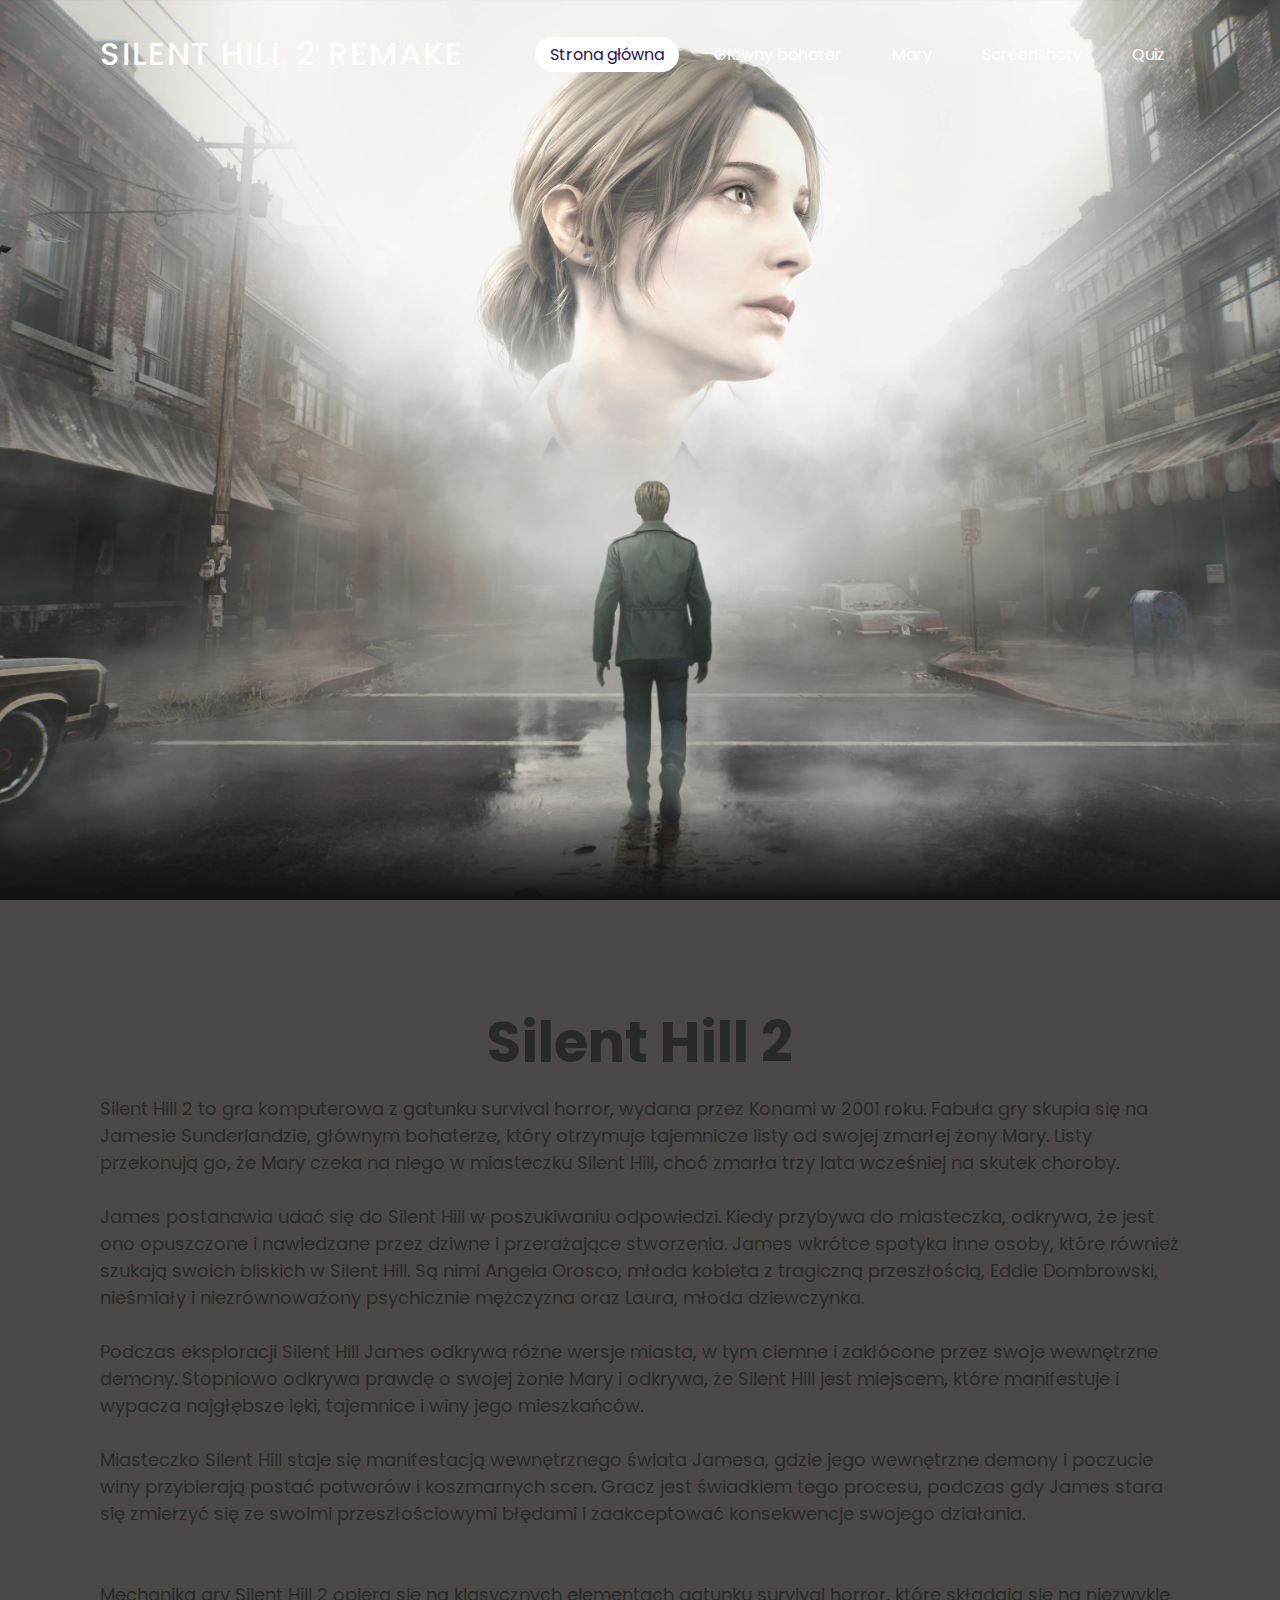
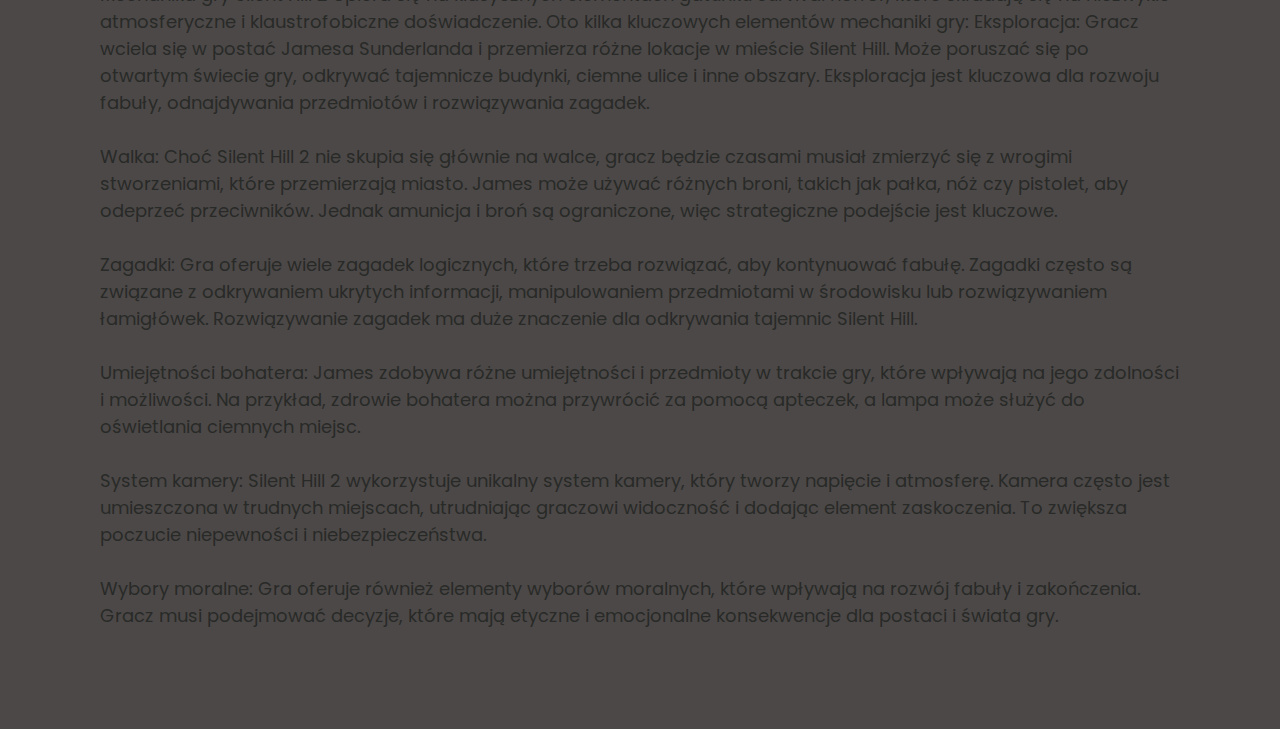
<file: index.html>
<!doctype html>
<!-- Jęzkyk strony -->
<html lang="pl">
<head>
    <!-- Polskie znaki -->
<meta charset="UTF-8" />
    <!-- Tytuł -->
    <title>Silent hill 2</title>
    <!-- CSS -->
    <link rel="stylesheet" type="text/css" href="style.css">
</head>
    <body>
        <header>
            <!-- nazwa gry w lewym górnym rogu -->
        <a href="index.html" class="logo">Silent Hill 2 Remake</a>
            <!-- lista podstron w prawym górnym rogu -->
            <ul>
            <li><a href="index.html" class="active">Strona główna</a></li> 
            <li><a href="james.html" >Główny bohater</a></li> 
			<li><a href="mary.html">Mary</a></li> 			
            <li><a href="screenshoty.html">Screenshoty</a></li> 
			<li><a href="quiz.html">Quiz</a></li> 						
            </ul>
        </header>
    <section>
        <!-- tło -->
    <img src="background.jpg" alt="obrazek tła">
    </section>
        <!-- tekst poniżej -->
    <div class="sec">
	<h2>Silent Hill 2</h2>
    <p>Silent Hill 2 to gra komputerowa z gatunku survival horror, wydana przez Konami w 2001 roku. Fabuła gry skupia się na Jamesie Sunderlandzie, głównym bohaterze, który otrzymuje tajemnicze listy od swojej zmarłej żony Mary. Listy przekonują go, że Mary czeka na niego w miasteczku Silent Hill, choć zmarła trzy lata wcześniej na skutek choroby.<br><br>James postanawia udać się do Silent Hill w poszukiwaniu odpowiedzi. Kiedy przybywa do miasteczka, odkrywa, że jest ono opuszczone i nawiedzane przez dziwne i przerażające stworzenia. James wkrótce spotyka inne osoby, które również szukają swoich bliskich w Silent Hill. Są nimi Angela Orosco, młoda kobieta z tragiczną przeszłością, Eddie Dombrowski, nieśmiały i niezrównoważony psychicznie mężczyzna oraz Laura, młoda dziewczynka.<br><br>Podczas eksploracji Silent Hill James odkrywa różne wersje miasta, w tym ciemne i zakłócone przez swoje wewnętrzne demony. Stopniowo odkrywa prawdę o swojej żonie Mary i odkrywa, że Silent Hill jest miejscem, które manifestuje i wypacza najgłębsze lęki, tajemnice i winy jego mieszkańców.<br><br>Miasteczko Silent Hill staje się manifestacją wewnętrznego świata Jamesa, gdzie jego wewnętrzne demony i poczucie winy przybierają postać potworów i koszmarnych scen. Gracz jest świadkiem tego procesu, podczas gdy James stara się zmierzyć się ze swoimi przeszłościowymi błędami i zaakceptować konsekwencje swojego działania.<br><br><br>Mechanika gry Silent Hill 2 opiera się na klasycznych elementach gatunku survival horror, które składają się na niezwykle atmosferyczne i klaustrofobiczne doświadczenie. Oto kilka kluczowych elementów mechaniki gry:
Eksploracja: Gracz wciela się w postać Jamesa Sunderlanda i przemierza różne lokacje w mieście Silent Hill. Może poruszać się po otwartym świecie gry, odkrywać tajemnicze budynki, ciemne ulice i inne obszary. Eksploracja jest kluczowa dla rozwoju fabuły, odnajdywania przedmiotów i rozwiązywania zagadek.<br><br>
Walka: Choć Silent Hill 2 nie skupia się głównie na walce, gracz będzie czasami musiał zmierzyć się z wrogimi stworzeniami, które przemierzają miasto. James może używać różnych broni, takich jak pałka, nóż czy pistolet, aby odeprzeć przeciwników. Jednak amunicja i broń są ograniczone, więc strategiczne podejście jest kluczowe.<br><br>
Zagadki: Gra oferuje wiele zagadek logicznych, które trzeba rozwiązać, aby kontynuować fabułę. Zagadki często są związane z odkrywaniem ukrytych informacji, manipulowaniem przedmiotami w środowisku lub rozwiązywaniem łamigłówek. Rozwiązywanie zagadek ma duże znaczenie dla odkrywania tajemnic Silent Hill.<br><br>
Umiejętności bohatera: James zdobywa różne umiejętności i przedmioty w trakcie gry, które wpływają na jego zdolności i możliwości. Na przykład, zdrowie bohatera można przywrócić za pomocą apteczek, a lampa może służyć do oświetlania ciemnych miejsc.<br><br>
System kamery: Silent Hill 2 wykorzystuje unikalny system kamery, który tworzy napięcie i atmosferę. Kamera często jest umieszczona w trudnych miejscach, utrudniając graczowi widoczność i dodając element zaskoczenia. To zwiększa poczucie niepewności i niebezpieczeństwa.<br><br>
Wybory moralne: Gra oferuje również elementy wyborów moralnych, które wpływają na rozwój fabuły i zakończenia. Gracz musi podejmować decyzje, które mają etyczne i emocjonalne konsekwencje dla postaci i świata gry.
</p>
    </div>
        <!-- funkcja przejścia -->
        <script>
        window.addEventListener('scroll', function(){
            let value = window.scrollY;
            background.style.top = value * 1 + 'px';
        })
        </script>
    </body>
</html>
</file>
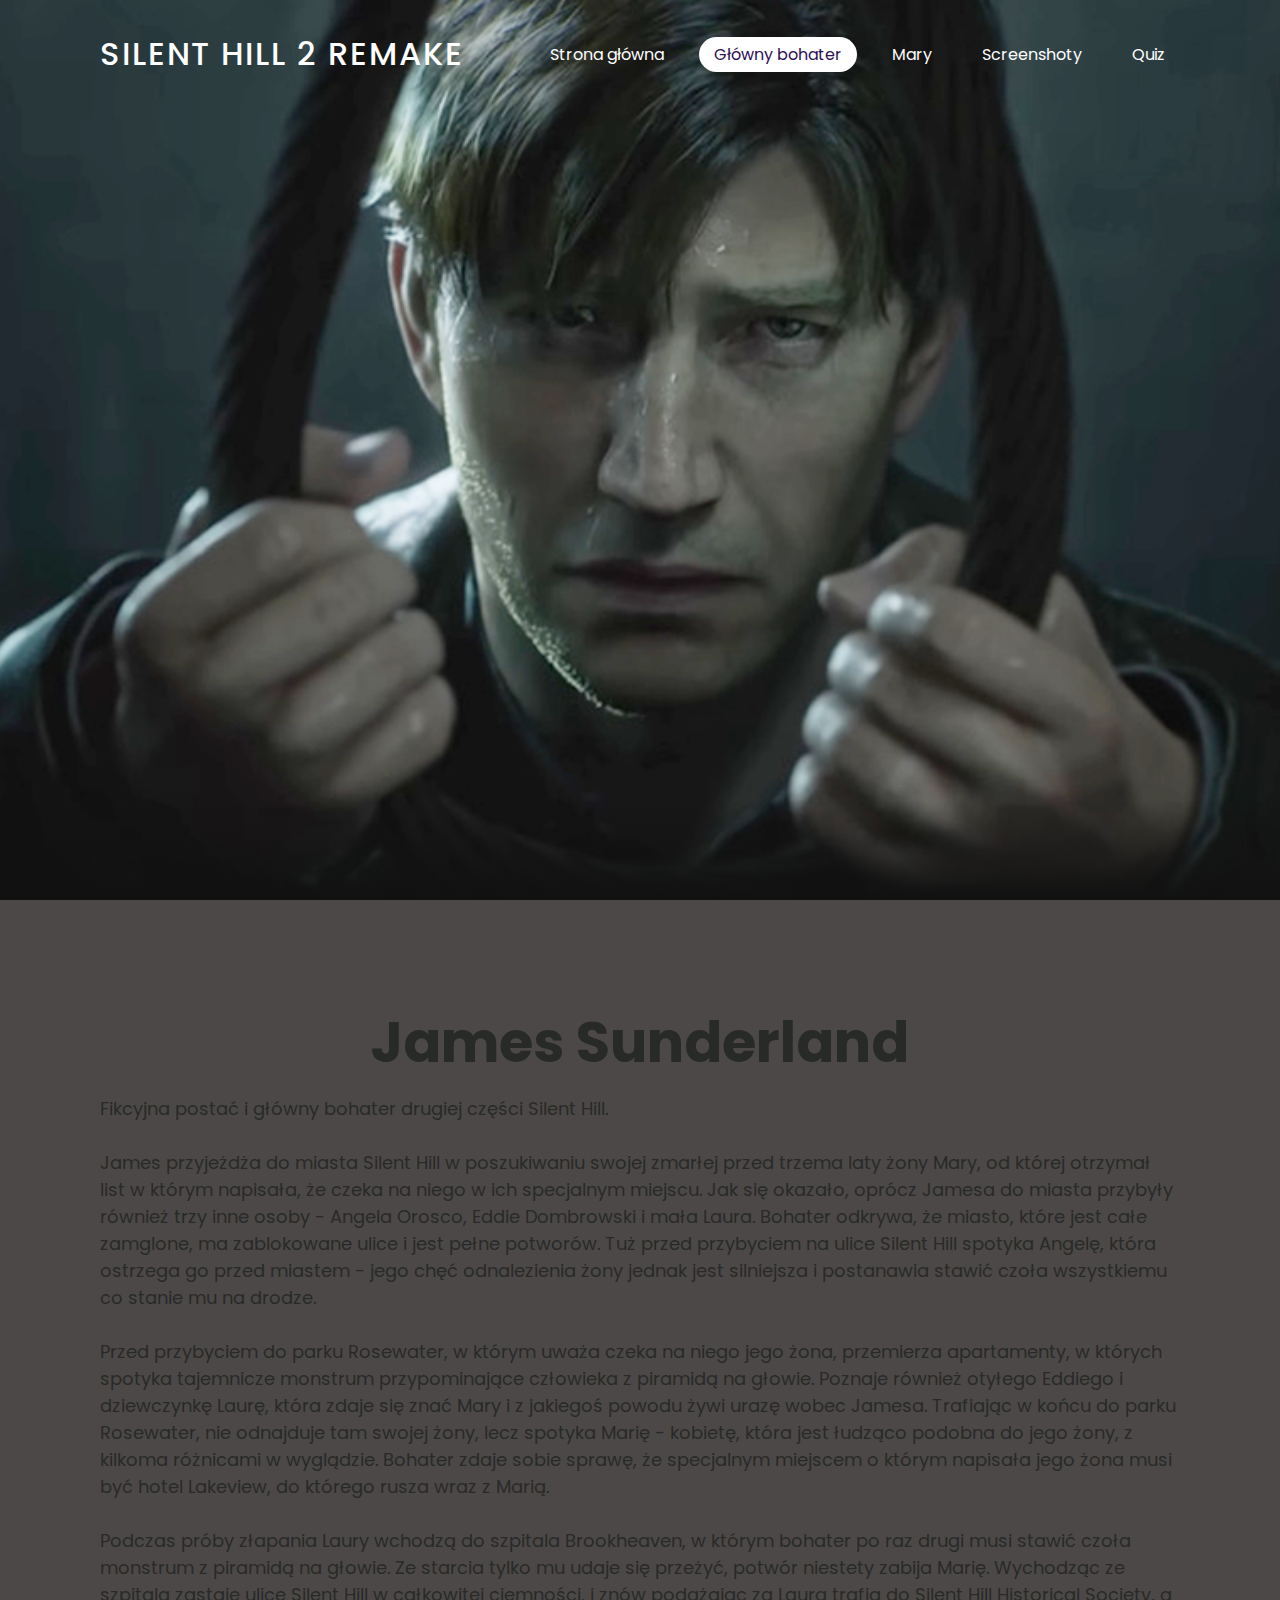
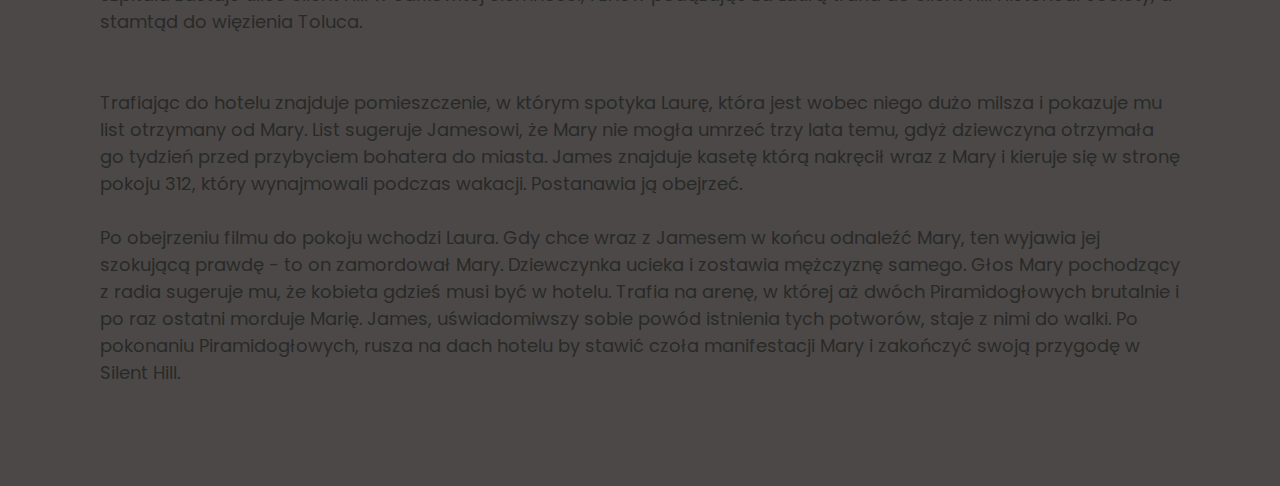
<file: james.html>
<!doctype html>
<!-- Jęzkyk strony -->
<html lang="pl">
<head>
    <!-- Polskie znaki -->
<meta charset="UTF-8" />
    <!-- Tytuł -->
    <title>James Sunderland</title>
    <!-- CSS -->
    <link rel="stylesheet" type="text/css" href="style.css">
</head>
    <body>
        <header>
            <!-- nazwa gry w lewym górnym rogu -->
        <a href="index.html" class="logo">Silent Hill 2 Remake</a>
            <!-- lista podstron w prawym górnym rogu -->
            <ul>
            <li><a href="index.html">Strona główna</a></li> 
            <li><a href="james.html" class="active">Główny bohater</a></li> 
			<li><a href="mary.html">Mary</a></li> 			
            <li><a href="screenshoty.html">Screenshoty</a></li> 
			<li><a href="quiz.html">Quiz</a></li> 						
            </ul>
        </header>
    <section>
        <!-- tło -->
    <img src="james.jpg" alt="obrazek tła, główny bohater James">
    </section>
        <!-- tekst poniżej -->
    <div class="sec">
        <h2>James Sunderland</h2>
    <p>Fikcyjna postać i główny bohater drugiej części Silent Hill.<br><br>James przyjeżdża do miasta Silent Hill w poszukiwaniu swojej zmarłej przed trzema laty żony Mary, od której otrzymał list w którym napisała, że czeka na niego w ich specjalnym miejscu. Jak się okazało, oprócz Jamesa do miasta przybyły również trzy inne osoby - Angela Orosco, Eddie Dombrowski i mała Laura. Bohater odkrywa, że miasto, które jest całe zamglone, ma zablokowane ulice i jest pełne potworów. Tuż przed przybyciem na ulice Silent Hill spotyka Angelę, która ostrzega go przed miastem - jego chęć odnalezienia żony jednak jest silniejsza i postanawia stawić czoła wszystkiemu co stanie mu na drodze.<br><br>Przed przybyciem do parku Rosewater, w którym uważa czeka na niego jego żona, przemierza apartamenty, w których spotyka tajemnicze monstrum przypominające człowieka z piramidą na głowie. Poznaje również otyłego Eddiego i dziewczynkę Laurę, która zdaje się znać Mary i z jakiegoś powodu żywi urazę wobec Jamesa. Trafiając w końcu do parku Rosewater, nie odnajduje tam swojej żony, lecz spotyka Marię - kobietę, która jest łudząco podobna do jego żony, z kilkoma różnicami w wyglądzie. Bohater zdaje sobie sprawę, że specjalnym miejscem o którym napisała jego żona musi być hotel Lakeview, do którego rusza wraz z Marią.<br><br>Podczas próby złapania Laury wchodzą do szpitala Brookheaven, w którym bohater po raz drugi musi stawić czoła monstrum z piramidą na głowie. Ze starcia tylko mu udaje się przeżyć, potwór niestety zabija Marię. Wychodząc ze szpitala zastaje ulice Silent Hill w całkowitej ciemności, i znów podążając za Laurą trafia do Silent Hill Historical Society, a stamtąd do więzienia Toluca.<br><br><br>Trafiając do hotelu znajduje pomieszczenie, w którym spotyka Laurę, która jest wobec niego dużo milsza i pokazuje mu list otrzymany od Mary. List sugeruje Jamesowi, że Mary nie mogła umrzeć trzy lata temu, gdyż dziewczyna otrzymała go tydzień przed przybyciem bohatera do miasta. James znajduje kasetę którą nakręcił wraz z Mary i kieruje się w stronę pokoju 312, który wynajmowali podczas wakacji. Postanawia ją obejrzeć.<br><br>Po obejrzeniu filmu do pokoju wchodzi Laura. Gdy chce wraz z Jamesem w końcu odnaleźć Mary, ten wyjawia jej szokującą prawdę - to on zamordował Mary. Dziewczynka ucieka i zostawia mężczyznę samego. Głos Mary pochodzący z radia sugeruje mu, że kobieta gdzieś musi być w hotelu. Trafia na arenę, w której aż dwóch Piramidogłowych brutalnie i po raz ostatni morduje Marię. James, uświadomiwszy sobie powód istnienia tych potworów, staje z nimi do walki. Po pokonaniu Piramidogłowych, rusza na dach hotelu by stawić czoła manifestacji Mary i zakończyć swoją przygodę w Silent Hill.
</p>
    </div>
        <!-- funkcja przejścia -->
        <script>
        window.addEventListener('scroll', function(){
            let value = window.scrollY;
            james.style.top = value * 1 + 'px';
        })
        </script>
    </body>
</html>
</file>
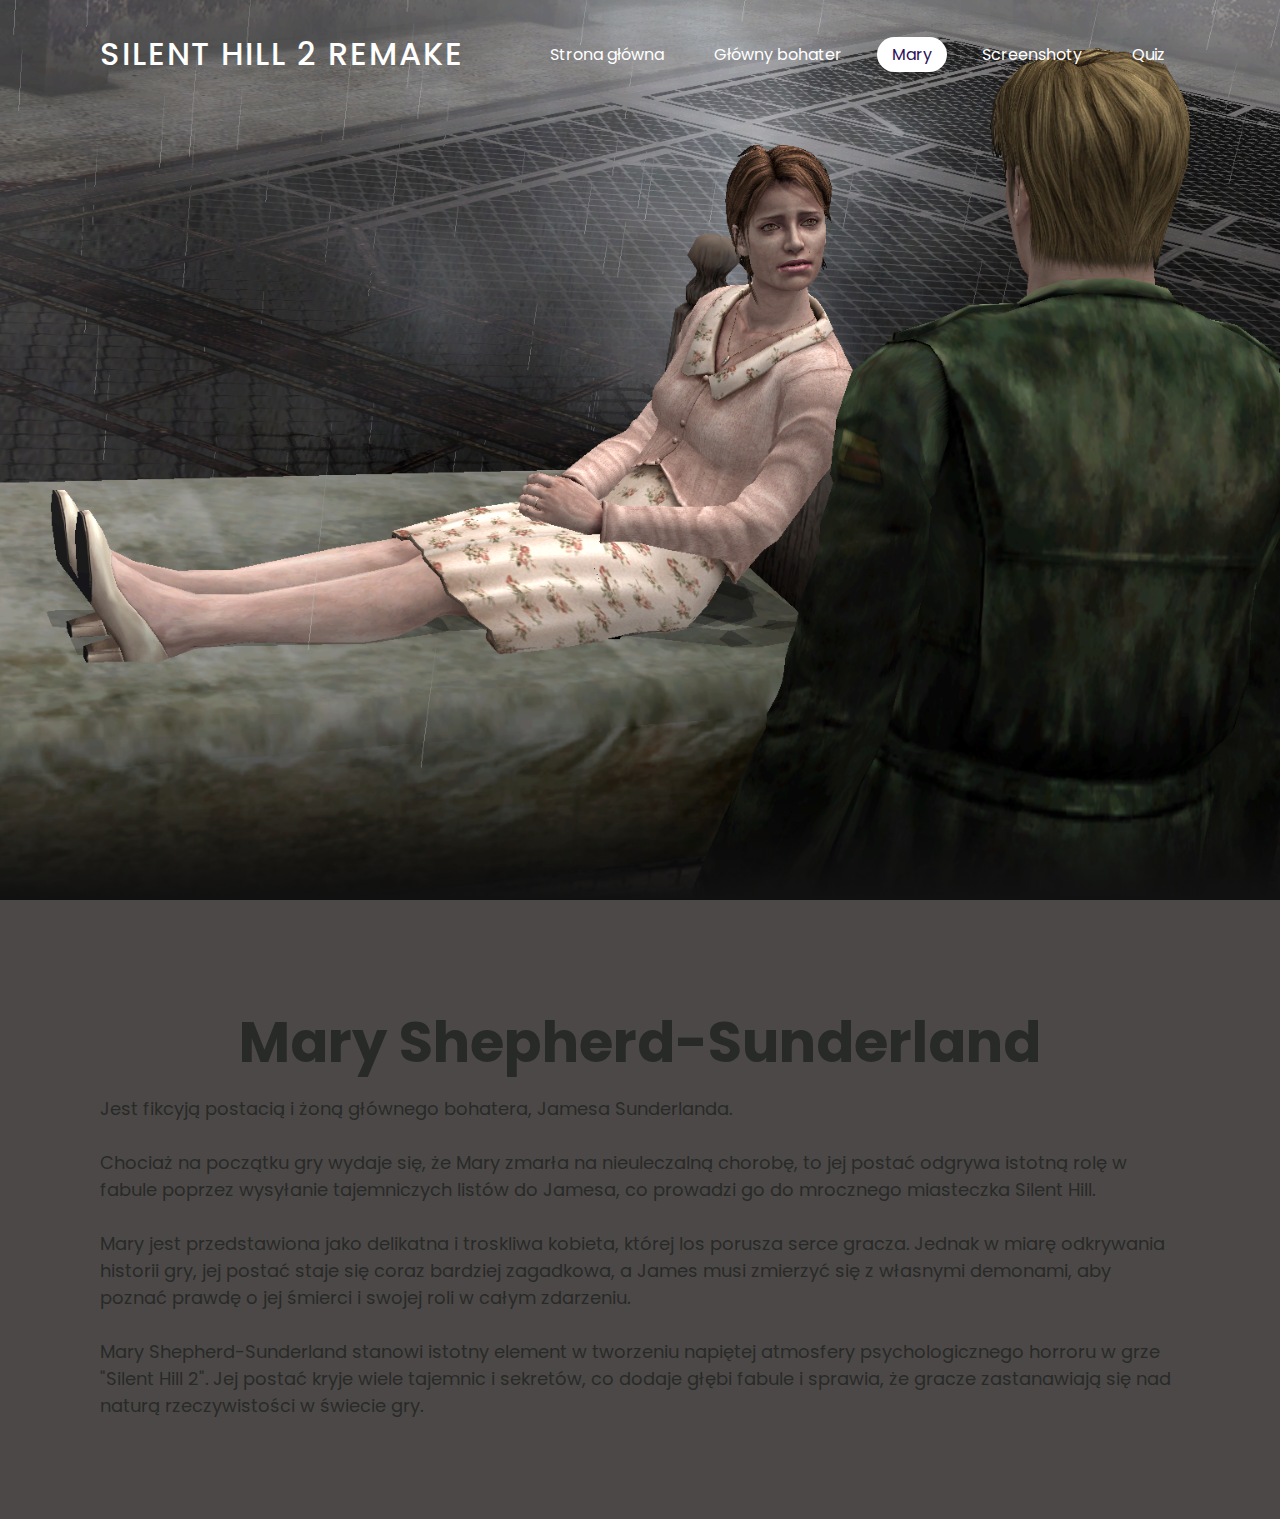
<file: mary.html>
<!doctype html>
<!-- Jęzkyk strony -->
<html lang="pl">
<head>
    <!-- Polskie znaki -->
<meta charset="UTF-8" />
    <!-- Tytuł -->
    <title>Mary Shepherd-Sunderland</title>
    <!-- CSS -->
    <link rel="stylesheet" type="text/css" href="style.css">
</head>
    <body>
        <header>
            <!-- nazwa gry w lewym górnym rogu -->
        <a href="index.html" class="logo">Silent Hill 2 Remake</a>
            <!-- lista podstron w prawym górnym rogu -->
            <ul>
            <li><a href="index.html">Strona główna</a></li> 
            <li><a href="james.html">Główny bohater</a></li> 
			<li><a href="mary.html" class="active">Mary</a></li> 			
            <li><a href="screenshoty.html">Screenshoty</a></li> 
			<li><a href="quiz.html">Quiz</a></li> 						
            </ul>
        </header>
    <section>
        <!-- tło -->
    <img src="mary.png" alt="obrazek tła, mary z silent Hill 2">
    </section>
        <!-- tekst poniżej -->
    <div class="sec">
        <h2>Mary Shepherd-Sunderland</h2>
    <p>Jest fikcyją postacią i żoną głównego bohatera, Jamesa Sunderlanda. <br><br>Chociaż na początku gry wydaje się, że Mary zmarła na nieuleczalną chorobę, to jej postać odgrywa istotną rolę w fabule poprzez wysyłanie tajemniczych listów do Jamesa, co prowadzi go do mrocznego miasteczka Silent Hill.<br><br>
Mary jest przedstawiona jako delikatna i troskliwa kobieta, której los porusza serce gracza. Jednak w miarę odkrywania historii gry, jej postać staje się coraz bardziej zagadkowa, a James musi zmierzyć się z własnymi demonami, aby poznać prawdę o jej śmierci i swojej roli w całym zdarzeniu.<br><br>	
Mary Shepherd-Sunderland stanowi istotny element w tworzeniu napiętej atmosfery psychologicznego horroru w grze "Silent Hill 2". Jej postać kryje wiele tajemnic i sekretów, co dodaje głębi fabule i sprawia, że gracze zastanawiają się nad naturą rzeczywistości w świecie gry.</p>
    </div>
        <!-- funkcja przejścia -->
        <script>
        window.addEventListener('scroll', function(){
            let value = window.scrollY;
            james.style.top = value * 1 + 'px';
        })
        </script>
    </body>
</html>
</file>
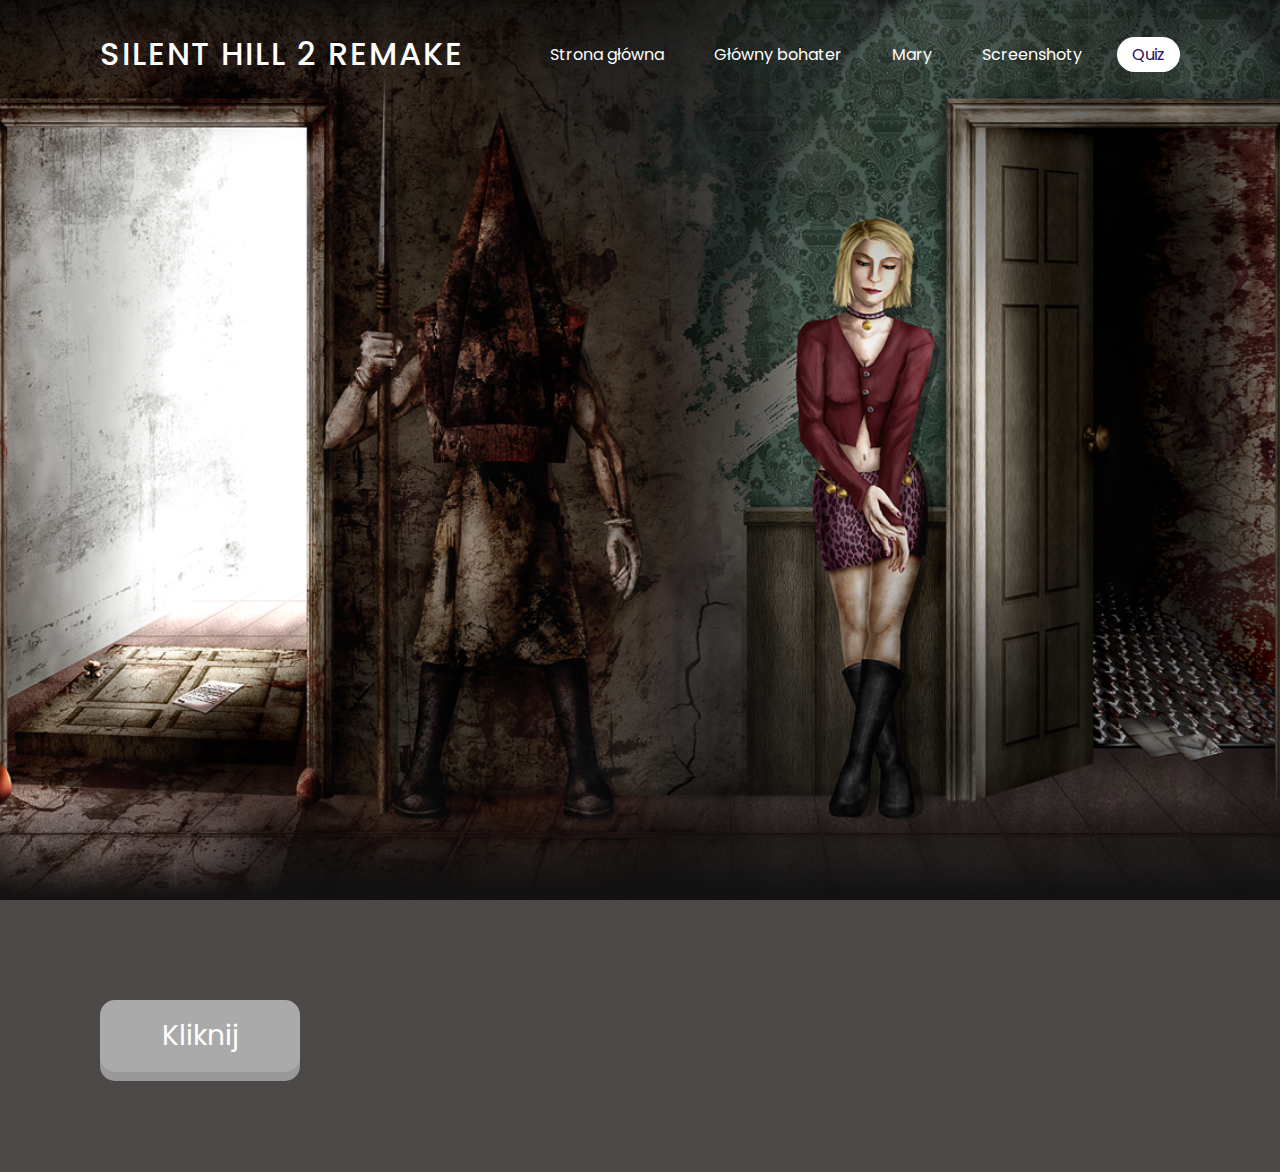
<file: quiz.html>
<!doctype html>
<!-- Jęzkyk strony -->
<html lang="pl">
<head>
    <!-- Polskie znaki -->
<meta charset="UTF-8" />
    <!-- Tytuł -->
    <title>Quiz o Silent Hill</title>
    <!-- CSS -->
    <link rel="stylesheet" type="text/css" href="style.css">
</head>
    <body>
        <header>
            <!-- nazwa gry w lewym górnym rogu -->
        <a href="index.html" class="logo">Silent Hill 2 Remake</a>
            <!-- lista podstron w prawym górnym rogu -->
            <ul>
            <li><a href="index.html">Strona główna</a></li> 
            <li><a href="james.html">Główny bohater</a></li> 
			<li><a href="mary.html">Mary</a></li> 			
            <li><a href="screenshoty.html">Screenshoty</a></li> 
			<li><a href="quiz.html" class="active">Quiz</a></li> 						
            </ul>
        </header>
    <section>
        <!-- tło -->
    <img src="quiz.png" alt="obrazek tła">
    </section>
        <!-- tekst poniżej -->
    <div class="sec">
    <p id="correct"></p>
	<button onclick="quiz()">Kliknij</button>
    </div>
        <!-- funkcja przejścia -->
        <script>
		const quotes = ["Jak nazywa się główny bohater?", "W którym roku powstała gra?", "Co symbolizuje miasto Silent Hill dla Jamesa Sunderlanda?", "Jaka jest nazwa klubu nocnego, który James odwiedza w grze?", "Jak nazywa się tajemnicza postać, która opowiada o mieście Marii?", "Jaki jest główny cel Jamesa w poszukiwaniu Mary w Silent Hill?", "Jaka jest nazwa parku rozrywki, który James odwiedza w grze?", "Kto jest autorem muzyki do gry 'Silent Hill 2'?", "Jak nazywa się tajemnicza postać, która zna mary oprócz Jamesa?", "Jak nazywa się tajemnicza postać, która ukazuje się Jamesowi w formie widma?", "Jakie jest główne wyzwanie stawiane graczowi w grze 'Silent Hill 2'?", "Jaki jest powód Jamesa Sunderlanda w podróży do Silent Hill?", "Jak nazywa się miasto, w którym rozgrywa się akcja gry?", "Jak nazywa się tajemnicza postać, która towarzyszy Jamesowi w jego podróży?", "Jakie są główne zagrożenia czyhające na Jamesa w Silent Hill?", "Jak nazywa się szpital, który James odwiedza w trakcie gry?", "Jaki jest związek między postacią Mary Shepherd-Sunderland a Jamesem?", "Jakie znaczenie ma osiedle Lakeview Hotel dla fabuły gry?", "Kto jest twórcą serii gier 'Silent Hill'?", "Jak nazywa się tajemnicza istota, która prześladuje Jamesa w trakcie gry?", "Jaki jest główny gatunek serii 'Silent Hill'?"];
		const answers = ["James", "2001", "winę", "Heaven's Night", "Ernest", "odnalezienie żony", "Lakeside Amusement Park", "Akira Yamaoka", "Laura", "Maria", "Przetrwanie", "List od Mary", "Silent Hill", "Maria", "Potwory", "Brookhaven", "Małżeństwo", "Kuluminacja","Konami", "Piramidogłowy", "Horror psychologiczny"];
		function quiz(){
		const rand = getRandomInt(quotes.length);
		let person = prompt(quotes[rand]);
		if (person == answers[rand]){
		document.getElementById("correct").innerHTML = "Brawo "+answers[rand]+" to poprawna odpowiedź!";
		}
		else{
			document.getElementById("correct").innerHTML = "Niestety się pomyliłeś, poprawna odpowiedź to "+answers[rand];
		}}
		function getRandomInt(max) {
			return Math.floor(Math.random() * max);
		}
        window.addEventListener('scroll', function(){
            let value = window.scrollY;
            background.style.top = value * 1 + 'px';
        })
        </script>
    </body>
</html>
</file>
<file: style.css>
/* Czcionka */
@import url('https://fonts.googleapis.com/css?family=Poppins:300,400,500,600,700,800,900&display=swap'); 
* 


{ /* wyrównanie tła i tekstu */
    margin: 0;
    padding: 0;
    box-sizing: border-box;
    font-family: 'Poppins', sans-serif;

}

header
{
    /* kompozycja tekstu na górze */
    position: absolute;
    width: 100%;
    padding: 30px 100px;
    display: flex;
    justify-content: space-between;
    z-index: 10000;
}
header .logo
{
    /* wygląd tekstu na górze */
    color: #fff;
    font-weight: 500;
    text-decoration: none;
    font-size: 32px;
    text-transform: uppercase;
    letter-spacing: 2px;
}
header ul
{
    /* ustawienie przycisków w prawym górnym poziomo i wyrówanie do góry */
    display: flex;
    align-self: center;
}
header ul li
{
    /* usunięcie podkreślenia i odstęp miedzy przyciskami w prawym górnym rogu */
    list-style: none;
    margin-left: 20px;
}
header ul li a
{
    /* kolorystyka i obramowanie przycisków w prawym górnym rogu */
    text-decoration: none;
    padding: 6px 15px;
    color: #fff;
    border-radius: 20px;
}
/* wyświetlanie obramowania po nakierowaniu na przycisk w prawym górnym rogu */
header ul li a:hover,
header ul li a.active
{ 
    /* kolor obramowania */
    background: #fff;
    color: #2b1055;
}
section
{
    /* ustawienie tła */
    position: relative;
    width: 100%;
    height: 100vh;
}
section::before
{
    /* ustawienie mgły między tłem a tekstem */
    content: '';
    position: absolute;
    bottom: 0;
    width: 100%;
    height: 100px;
    background: linear-gradient(to top,#111111,transparent);
    z-index: 1000;
}
section img
{
    /* wyrównanie tła */
    position: absolute;
    width: 100%;
    height: 100%;
    object-fit: cover;
    pointer-events: none;
}

.sec
{
    /* ustawienie i tło tekstu poniżej */
    position: relative;
    padding: 100px;
    background-color: #4c4847;
}
.sec p
{
    /* wielkość i kolor tekstu na dole */
 font-size: 18px;
 color: #282a27;
}
.sec h2
{
	text-align: center;
    font-size: 3.5em;
    margin-bottom: 10px;
    color: #282a27;
}
.galeria img {
    margin-left: auto;
    margin-right: auto;
    width: 100%;
    height: auto;
    object-fit: cover;
}
/* style guzika */
button {
  position: relative;
  background-color: #AAAAAA;
  border: none;
  font-size: 28px;
  color: #FFFFFF;
  padding: 15px 25px;
  width: 200px;
  text-align: center;
  -webkit-transition-duration: 0.4s; /* Safari */
  transition-duration: 0.4s;
  text-decoration: none;
  overflow: hidden;
  /* zmiana kursora */
  cursor: pointer;
  outline: none;
  /* zaokrąglenie guzika */
  border-radius: 15px;
  /* cień niezbędny do efektu kliknięcia */
  box-shadow: 0 9px #999;
}


button:active:after {
  padding: 0;
  margin: 0;
  opacity: 1;
  transition: 0s
}
/* efekt kliknięcia */
button:active {
  box-shadow: 0 5px #666;
  transform: translateY(4px);
}
</file>
